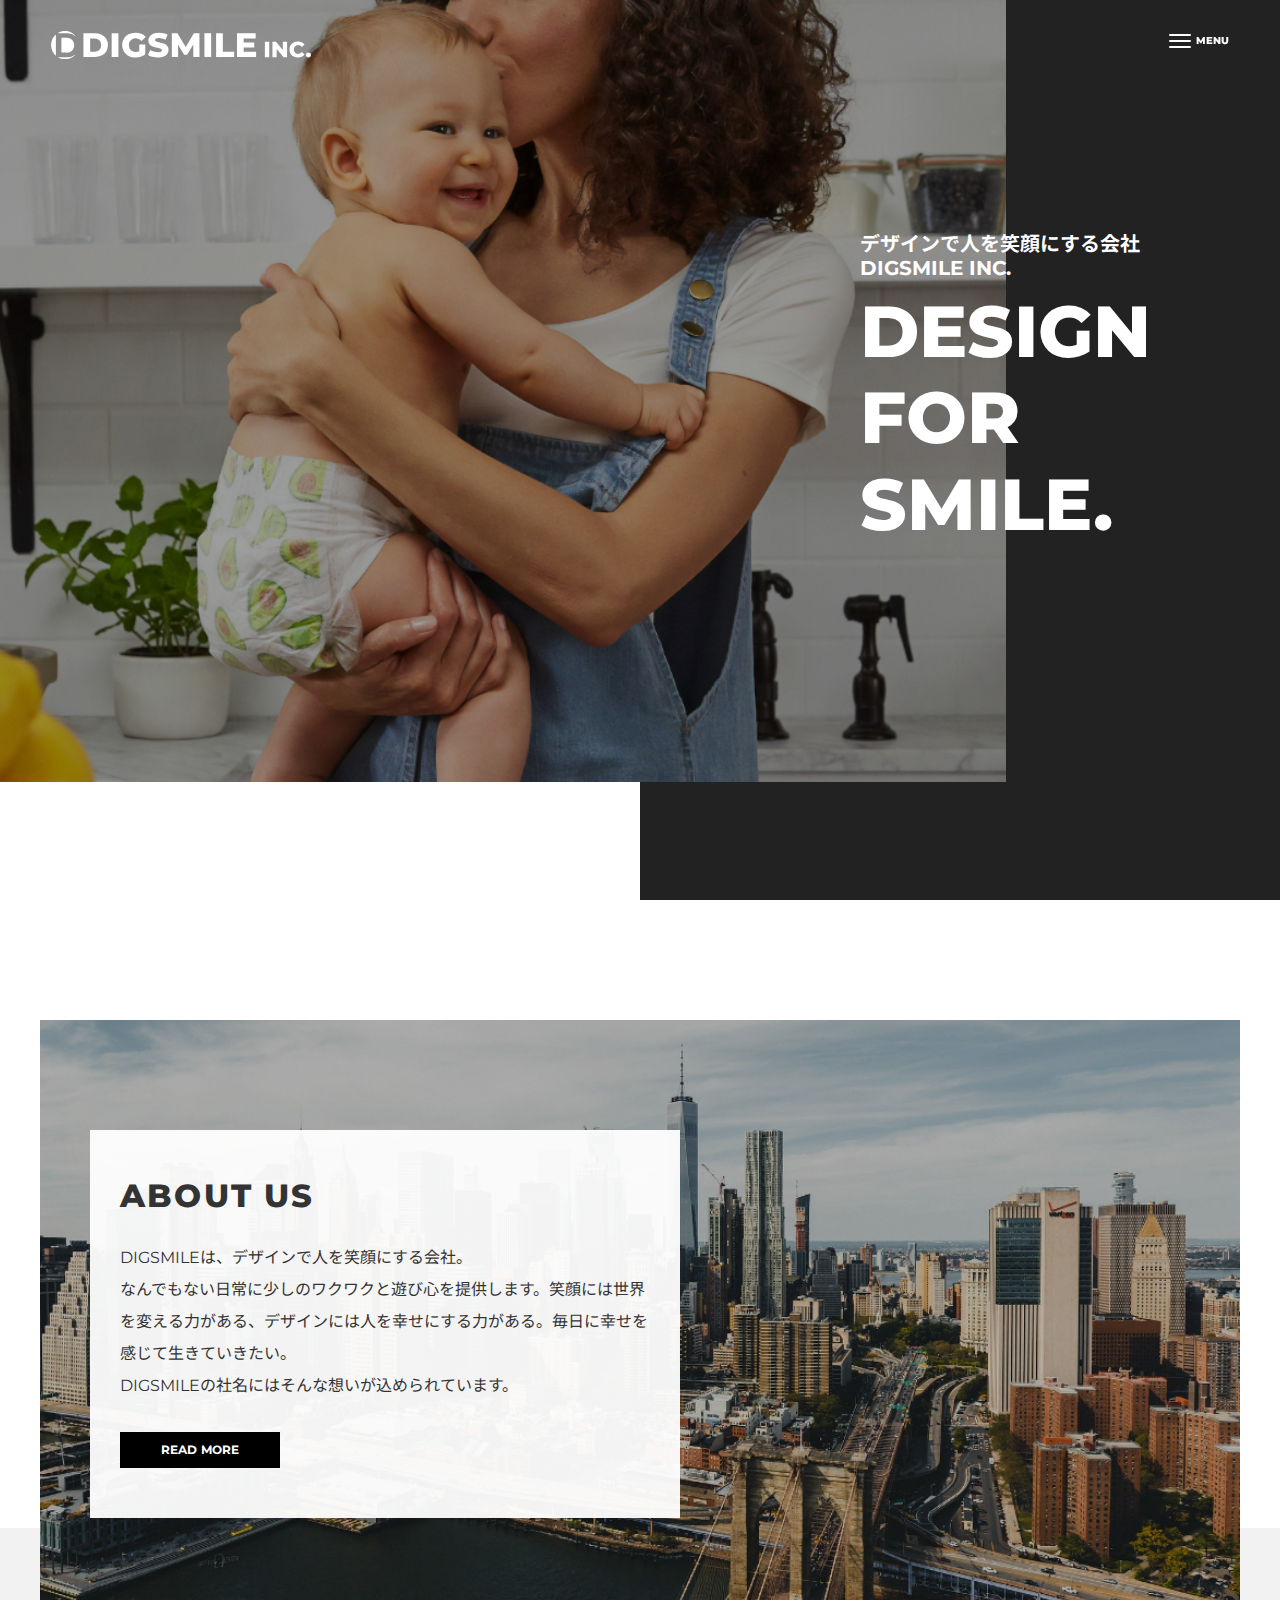
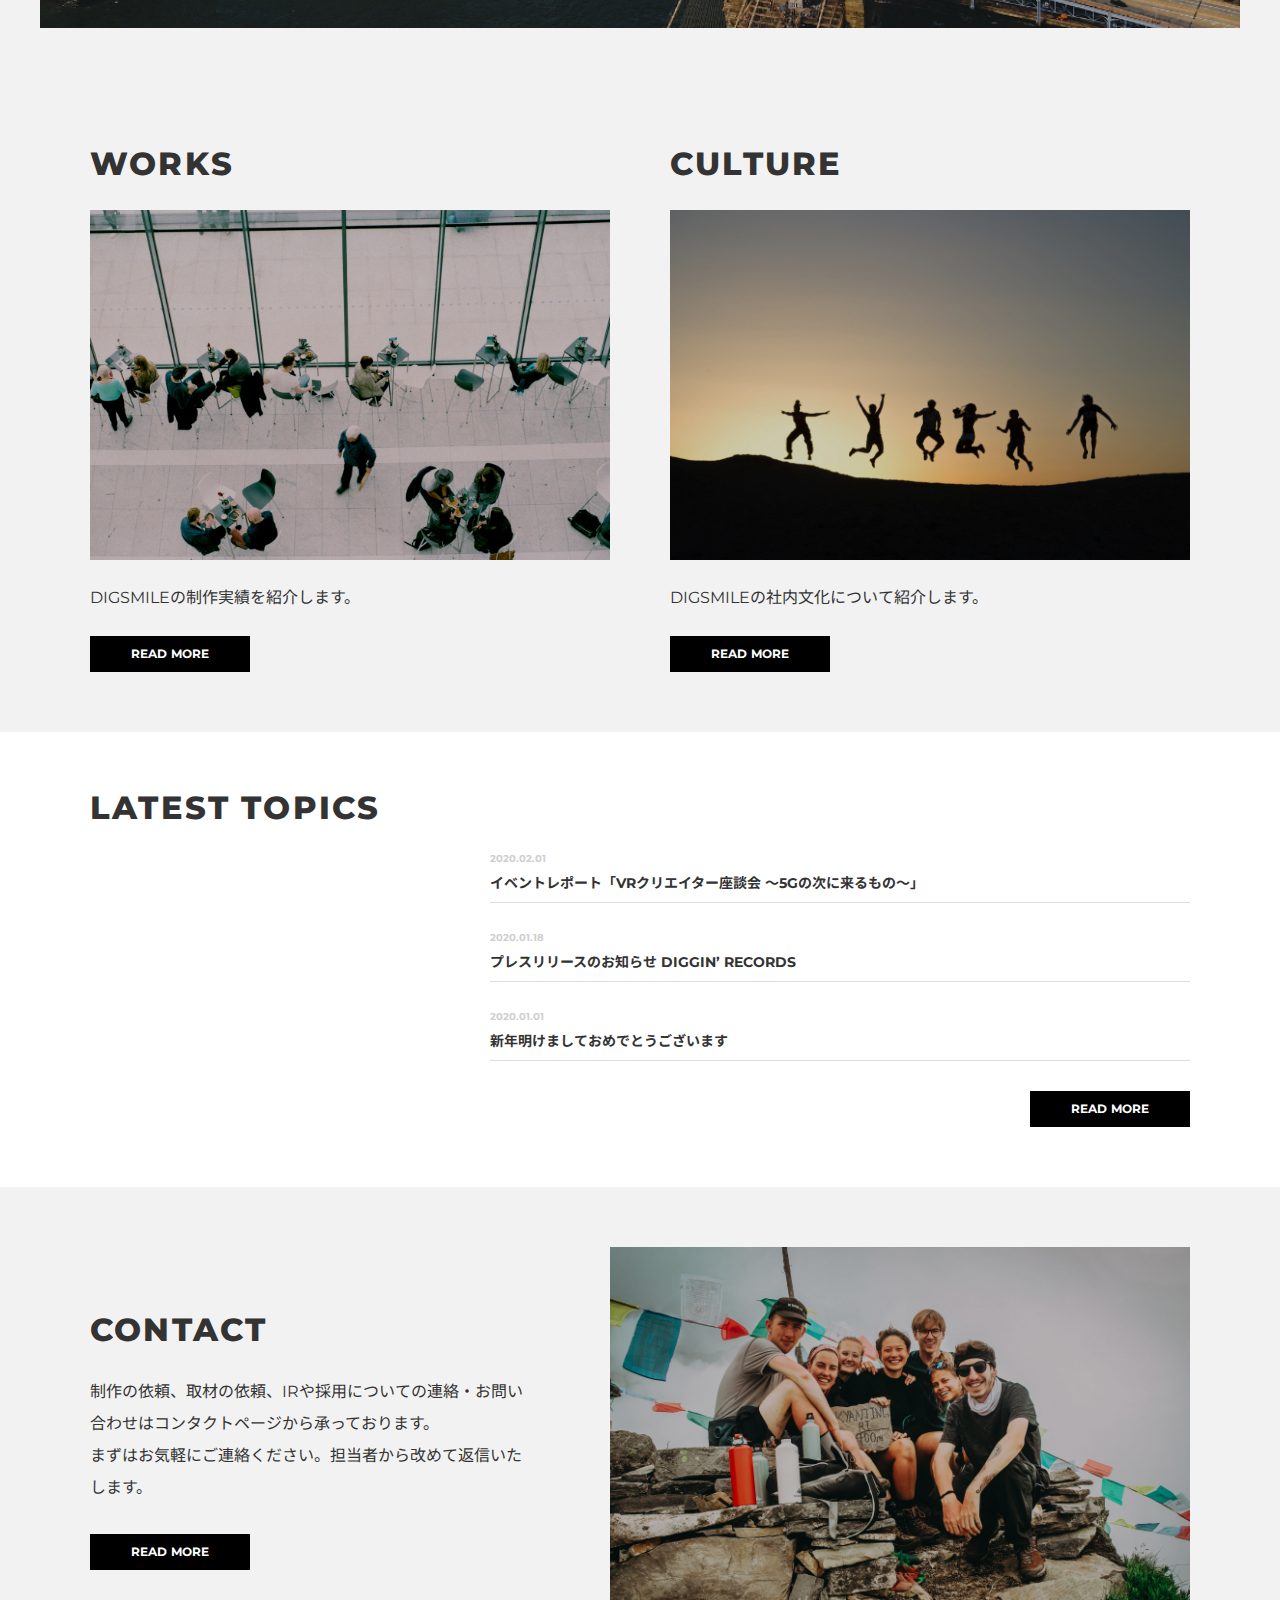
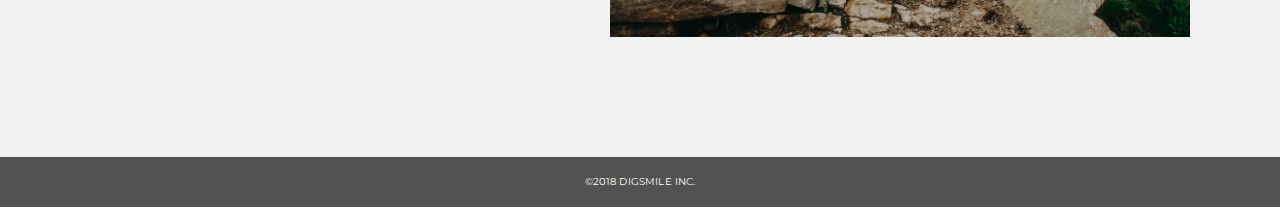
<file: index.html>
<!DOCTYPE html>
<html lang="ja">
<head>
    <meta charset="UTF-8">
    <meta http-equiv="X-UA-Compatible" content="IE=edge">
    <meta name="viewport" content="width=device-width, initial-scale=1.0">
    <title>DIGSMILE | デザインで人を笑顔にする会社</title>
    <link rel="stylesheet" href="./css/reset.css">
    <link href="https://fonts.googleapis.com/css2?family=Montserrat:wght@400;700;800&family=Noto+Sans+JP:wght@400;700&display=swap" rel="stylesheet">
    <link rel="stylesheet" href="./css/style.css">
</head>
<body>
    <!-- header -->
    <header class="header flex-box">
        <h1 class="site-title">
            <a href="./">
                <svg xmlns="http://www.w3.org/2000/svg" width="260" height="28.204" viewBox="0 0 260 28.204">
                    <g id="site-logo" transform="translate(-59 -29)">
                      <path id="前面オブジェクトで型抜き_1" data-name="前面オブジェクトで型抜き 1" d="M14,35.2A13.9,13.9,0,0,1,6.785,33.19h8.848a14.228,14.228,0,0,0,8.847-2.739A13.97,13.97,0,0,1,14,35.2ZM4.822,31.752h0a14.17,14.17,0,0,1,0-21.3Zm10.54-3.117H10.33V13.771h5.032a8.094,8.094,0,0,1,5.682,1.994,7.233,7.233,0,0,1,2.138,5.439,7.234,7.234,0,0,1-2.138,5.439,8.093,8.093,0,0,1-5.682,1.99ZM25.007,12.39a13.9,13.9,0,0,0-9.373-3.174H6.463a13.932,13.932,0,0,1,13.76-.749,14.157,14.157,0,0,1,4.785,3.922Z" transform="translate(59 22)" fill="#fff"/>
                      <path id="DIGSMILE" d="M2.38-23.8H13.634a15.731,15.731,0,0,1,6.936,1.465,11.018,11.018,0,0,1,4.692,4.155,11.723,11.723,0,0,1,1.666,6.3,11.723,11.723,0,0,1-1.666,6.3A11.018,11.018,0,0,1,20.57-1.423,15.731,15.731,0,0,1,13.634.042H2.38ZM13.362-5.34a6.893,6.893,0,0,0,4.913-1.737,6.262,6.262,0,0,0,1.853-4.8,6.262,6.262,0,0,0-1.853-4.8,6.893,6.893,0,0,0-4.913-1.737H9.112V-5.34ZM30.634-23.8h6.732V.042H30.634ZM58.276-12.39h5.95v9.877A15.5,15.5,0,0,1,59.534-.265a18.642,18.642,0,0,1-5.3.783A14.166,14.166,0,0,1,47.5-1.065a11.8,11.8,0,0,1-4.692-4.411,12.18,12.18,0,0,1-1.7-6.4,12.18,12.18,0,0,1,1.7-6.4,11.747,11.747,0,0,1,4.726-4.411,14.514,14.514,0,0,1,6.834-1.584,15.2,15.2,0,0,1,5.984,1.124,11.536,11.536,0,0,1,4.42,3.236l-4.284,3.883a7.546,7.546,0,0,0-5.78-2.657,6.693,6.693,0,0,0-4.93,1.856,6.67,6.67,0,0,0-1.87,4.955,7.208,7.208,0,0,0,.85,3.525,6.1,6.1,0,0,0,2.38,2.418,6.969,6.969,0,0,0,3.5.868,8.588,8.588,0,0,0,3.638-.783ZM77.044.519A21.967,21.967,0,0,1,71.434-.2,13.786,13.786,0,0,1,67.014-2.1l2.21-4.973a14.289,14.289,0,0,0,3.706,1.7,14.086,14.086,0,0,0,4.148.647q3.876,0,3.876-1.941a1.607,1.607,0,0,0-1.105-1.516A20.3,20.3,0,0,0,76.3-9.222a33.866,33.866,0,0,1-4.488-1.243,7.554,7.554,0,0,1-3.094-2.129,5.758,5.758,0,0,1-1.292-3.951,6.848,6.848,0,0,1,1.19-3.934,7.965,7.965,0,0,1,3.553-2.776,14.6,14.6,0,0,1,5.8-1.022,20.415,20.415,0,0,1,4.624.528A14.146,14.146,0,0,1,86.6-22.2l-2.074,5.007a13.837,13.837,0,0,0-6.6-1.839,5.522,5.522,0,0,0-2.924.6,1.787,1.787,0,0,0-.918,1.55,1.536,1.536,0,0,0,1.088,1.43,19.646,19.646,0,0,0,3.5.988,32.762,32.762,0,0,1,4.5,1.243,7.779,7.779,0,0,1,3.094,2.112,5.646,5.646,0,0,1,1.309,3.934A6.714,6.714,0,0,1,86.394-3.3,8.114,8.114,0,0,1,82.824-.52,14.418,14.418,0,0,1,77.044.519ZM112.336.042l-.068-12.636-6.12,10.286h-2.992L97.07-12.253V.042H90.848V-23.8H96.39l8.364,13.76,8.16-13.76h5.542L118.524.042ZM123.454-23.8h6.732V.042h-6.732Zm11.7,0h6.732V-5.305h11.356V.042H135.15Zm40.018,18.63V.042H156.06V-23.8h18.666v5.211h-12v4.019H173.3v5.041H162.724v4.359Z" transform="translate(89 55)" fill="#fff"/>
                      <path id="INC." d="M1.54-15.4H5.9V0H1.54Zm22.22,0V0H20.174l-6.8-8.206V0H9.108V-15.4h3.586l6.8,8.206V-15.4ZM34.628.308A9.114,9.114,0,0,1,30.283-.715a7.65,7.65,0,0,1-3.025-2.849,7.858,7.858,0,0,1-1.1-4.136,7.858,7.858,0,0,1,1.1-4.136,7.65,7.65,0,0,1,3.025-2.849,9.114,9.114,0,0,1,4.345-1.023,9.326,9.326,0,0,1,3.806.748A7.323,7.323,0,0,1,41.25-12.8L38.478-10.3a4.56,4.56,0,0,0-3.63-1.8,4.48,4.48,0,0,0-2.233.55A3.817,3.817,0,0,0,31.1-10a4.773,4.773,0,0,0-.539,2.3A4.773,4.773,0,0,0,31.1-5.4,3.817,3.817,0,0,0,32.615-3.85a4.48,4.48,0,0,0,2.233.55,4.56,4.56,0,0,0,3.63-1.8L41.25-2.6A7.323,7.323,0,0,1,38.434-.44,9.326,9.326,0,0,1,34.628.308ZM45.1.2a2.462,2.462,0,0,1-1.782-.7,2.377,2.377,0,0,1-.726-1.782,2.35,2.35,0,0,1,.715-1.782A2.5,2.5,0,0,1,45.1-4.752a2.485,2.485,0,0,1,1.8.682,2.369,2.369,0,0,1,.7,1.782,2.4,2.4,0,0,1-.715,1.782A2.452,2.452,0,0,1,45.1.2Z" transform="translate(271.392 55.205)" fill="#fff"/>
                    </g>
                </svg>  
            </a>
        </h1>
        <nav class="header-nav">
            <ul class="nav-list">
                <li class="nav-item"><a href="./" class="nav-item-link"><img src="./img/header-title-D.svg" alt="DIGSMILE ING"></a></li>
                <li class="nav-item"><a href="./about/" class="nav-item-link">About us</a></li>
                <li class="nav-item"><a href="#!" class="nav-item-link">Works</a></li>
                <li class="nav-item"><a href="#!" class="nav-item-link">Culture</a></li>
                <li class="nav-item"><a href="#!" class="nav-item-link">Topics</a></li>
                <li class="nav-item"><a href="./contact/" class="nav-item-link">Contact</a></li>
            </ul>
        </nav>
        <button class="burger-btn">
            <span class="bars">
                <span class="bar bar-top"></span>
                <span class="bar bar-mid"></span>
                <span class="bar bar-bottom"></span>
            </span>
            <span class="menu">menu</span>
        </button>
        <span class="burger-musk"></span>
    </header>
    <!--//header -->

    <!-- main -->
    <main class="main">
        <div class="fv">
            <div class="kv-wrapper">
                <div class="copy-wrapper">
                    <p class="copy-jp">デザインで人を笑顔にする会社</p>
                    <p class="copy-company">DIGSMILE INC.</p>
                    <p class="main-copy">
                        DESIGN<br>
                        FOR<br>
                        SMILE.
                    </p>
                </div>
            </div>
        </div>
        <!-- /.fv -->

        <section class="section-wrapper about">
            <div class="content-wrapper about-bg">
                <div class="about-content">
                    <h2 class="section-title">ABOUT US</h2>
                    <p class="section-text lines">
                        DIGSMILEは、デザインで人を笑顔にする会社。<br>
                        なんでもない日常に少しのワクワクと遊び心を提供します。笑顔には世界を変える力がある、デザインには人を幸せにする力がある。毎日に幸せを感じて生きていきたい。<br>
                        DIGSMILEの社名にはそんな想いが込められています。
                    </p>
                    <a href="./about/" class="util-link">READ MORE</a>
                </div>
            </div>
        </section>
        <!-- /.about -->

        <section class="section-wrapper gray-bg">
            <div class="content-wrapper flex-box">
                <section class="s-section-wrapper">
                    <div class="s-content-wrapper">
                        <h2 class="section-title">WORKS</h2>
                        <div class="section-img"><img src="./img/works-img.jpg" alt=""></div>
                        <div class="section-text">DIGSMILEの制作実績を紹介します。</div>
                        <a href="#!" class="util-link">READ MORE</a>
                    </div>
                </section>
                <!-- /.works -->
                <section class="s-section-wrapper">
                    <div class="s-content-wrapper">
                        <h2 class="section-title">CULTURE</h2>
                        <div class="section-img"><img src="./img/culture-img.jpg" alt=""></div>
                        <div class="section-text">DIGSMILEの社内文化について紹介します。</div>
                        <a href="#!" class="util-link">READ MORE</a>
                    </div>
                </section>
                <!-- /.culture -->
            </div>
        </section>
        <!-- /.works & culture -->

        <section class="section-wrapper topics">
            <div class="content-wrapper">
                <h2 class="section-title">LATEST TOPICS</h2>
                <ul class="topics-list ml-auto">
                    <li class="topics-item">
                        <a href="#!" class="topics-item-link">
                            <time class="topics-date" datetime="2020.02.01">2020.02.01</time>
                            <h3 class="topics-title">イベントレポート「VRクリエイター座談会 〜5Gの次に来るもの〜」</h3>
                        </a>
                    </li>
                    <li class="topics-item">
                        <a href="#!" class="topics-item-link">
                            <time class="topics-date" datetime="2020.01.18">2020.01.18</time>
                            <h3 class="topics-title">プレスリリースのお知らせ DIGGIN’ RECORDS</h3>
                        </a>
                    </li>
                    <li class="topics-item">
                        <a href="#!" class="topics-item-link">
                            <time class="topics-date" datetime="2020.01.01">2020.01.01</time>
                            <h3 class="topics-title">新年明けましておめでとうございます</h3>
                        </a>
                    </li>
                </ul>
                <a href="#!" class="util-link ml-auto">READ MORE</a>
            </div>
        </section>
        <!-- /.topics -->

        <section class="section-wrapper contact gray-bg">
            <div class="content-wrapper flex-box contact-flex">
                <div class="contact-img"><img src="./img/recruit-img.jpg" alt=""></div>
                <div class="contact-content">
                    <h2 class="section-title">CONTACT</h2>
                    <p class="contact-text lines">
                        制作の依頼、取材の依頼、IRや採用についての連絡・お問い合わせはコンタクトページから承っております。<br>
                        まずはお気軽にご連絡ください。担当者から改めて返信いたします。
                    </p>
                    <a href="./contact/" class="util-link">READ MORE</a>
                </div>
            </div>
        </section>
        <!-- /.contact -->

    </main>
    <!--//main -->

    <!-- footer -->
    <footer class="footer">
        <small lang="en">&copy;2018 DIGSMILE INC.</small>
    </footer>
    <!--//footer -->

    <script src="https://ajax.googleapis.com/ajax/libs/jquery/3.6.0/jquery.min.js"></script>
    <script src="./js/script.js"></script>
</body>
</html>
</file>
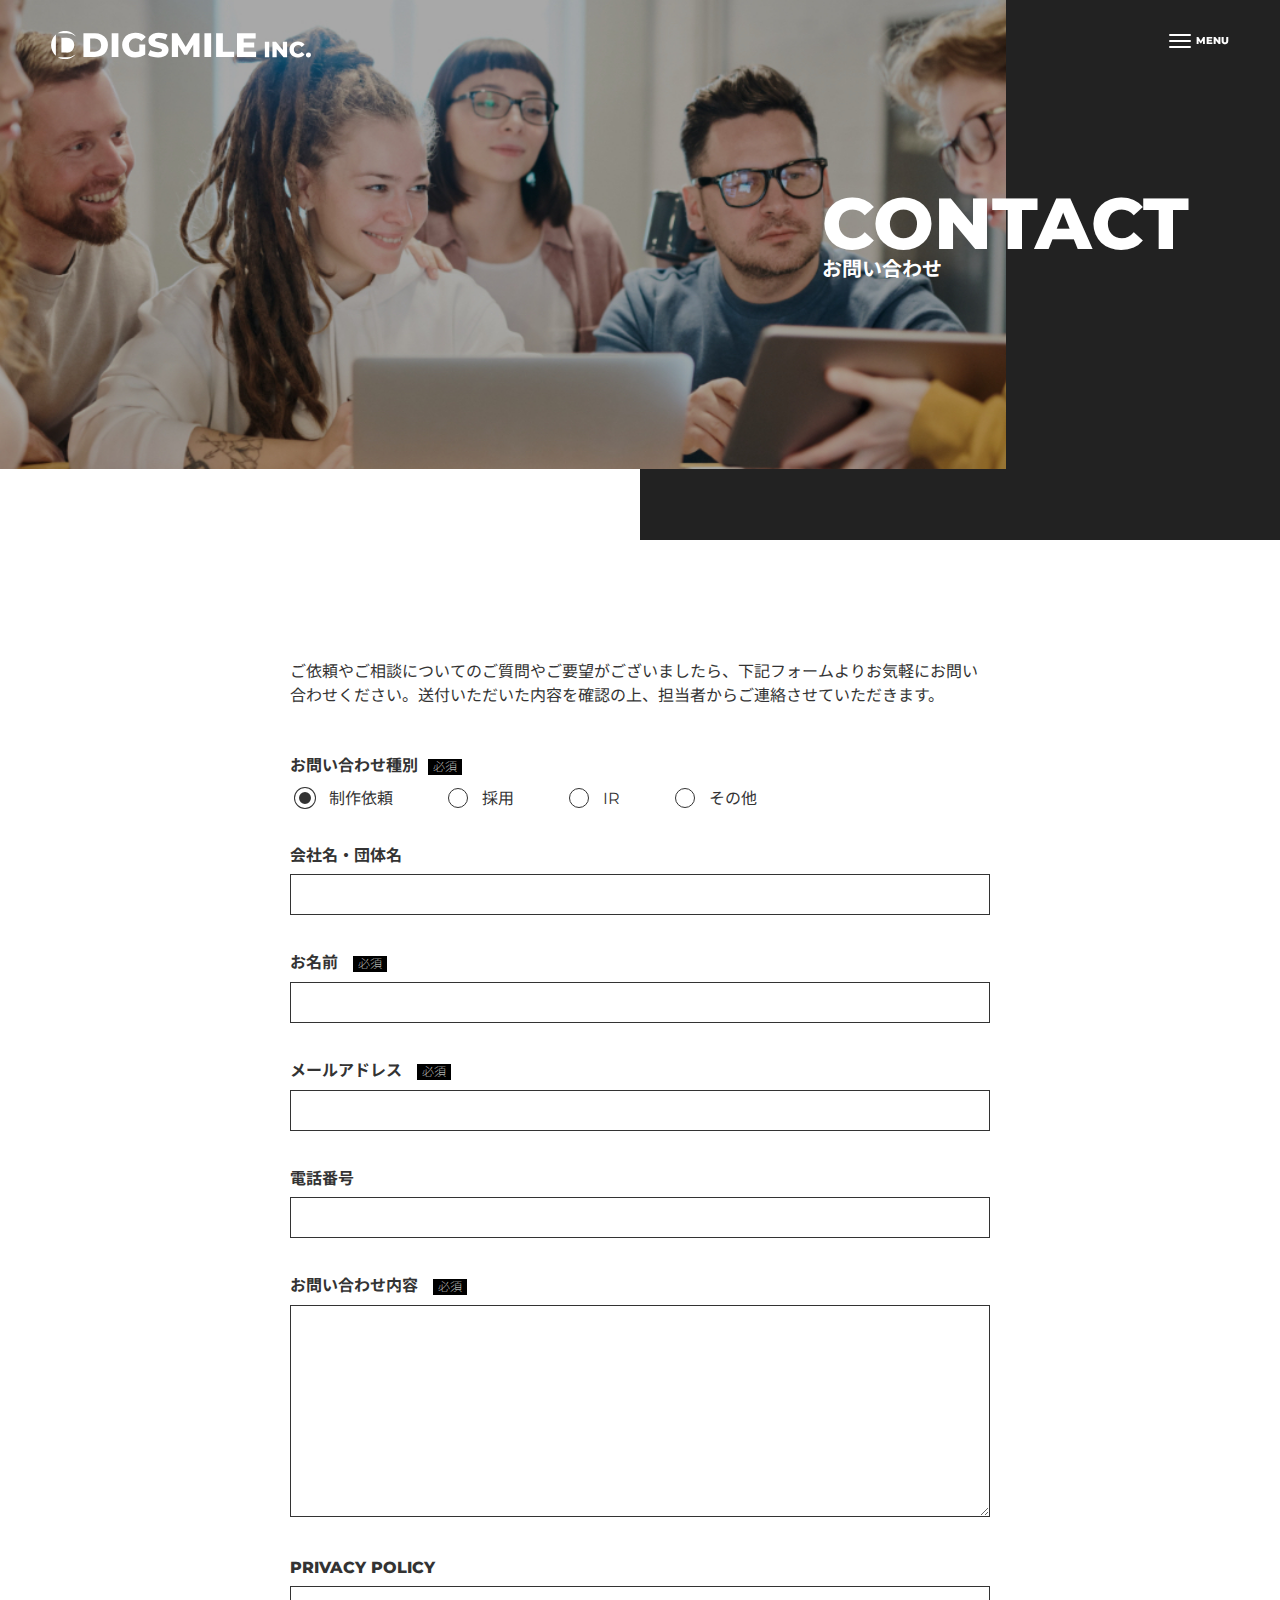
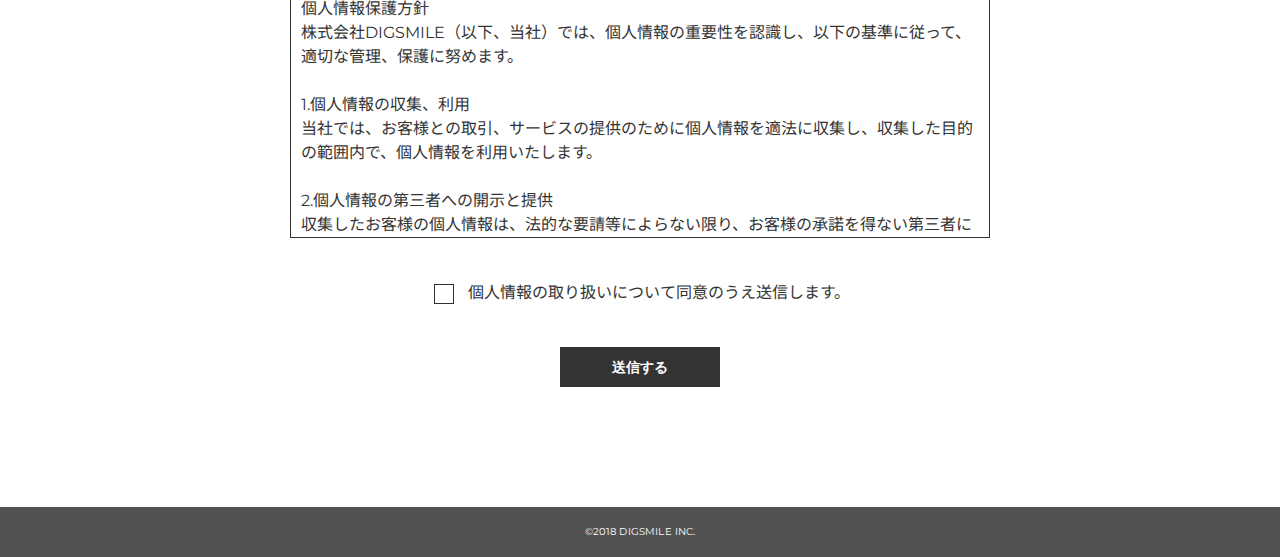
<file: contact/index.html>
<!DOCTYPE html>
<html lang="ja">
<head>
    <meta charset="UTF-8">
    <meta http-equiv="X-UA-Compatible" content="IE=edge">
    <meta name="viewport" content="width=device-width, initial-scale=1.0">
    <title>DIGSMILE Contact | デザインで人を笑顔にする会社</title>
    <link rel="stylesheet" href="../css/reset.css">
    <link href="https://fonts.googleapis.com/css2?family=Montserrat:wght@400;700;800&family=Noto+Sans+JP:wght@400;700&display=swap" rel="stylesheet">
    <link rel="stylesheet" href="../css/contact.css">
</head>
<body>
    <!-- header -->
    <header class="header flex-box">
        <div class="site-title">
            <a href="../">
                <svg xmlns="http://www.w3.org/2000/svg" width="260" height="28.204" viewBox="0 0 260 28.204">
                    <g id="site-logo" transform="translate(-59 -29)">
                      <path id="前面オブジェクトで型抜き_1" data-name="前面オブジェクトで型抜き 1" d="M14,35.2A13.9,13.9,0,0,1,6.785,33.19h8.848a14.228,14.228,0,0,0,8.847-2.739A13.97,13.97,0,0,1,14,35.2ZM4.822,31.752h0a14.17,14.17,0,0,1,0-21.3Zm10.54-3.117H10.33V13.771h5.032a8.094,8.094,0,0,1,5.682,1.994,7.233,7.233,0,0,1,2.138,5.439,7.234,7.234,0,0,1-2.138,5.439,8.093,8.093,0,0,1-5.682,1.99ZM25.007,12.39a13.9,13.9,0,0,0-9.373-3.174H6.463a13.932,13.932,0,0,1,13.76-.749,14.157,14.157,0,0,1,4.785,3.922Z" transform="translate(59 22)" fill="#fff"/>
                      <path id="DIGSMILE" d="M2.38-23.8H13.634a15.731,15.731,0,0,1,6.936,1.465,11.018,11.018,0,0,1,4.692,4.155,11.723,11.723,0,0,1,1.666,6.3,11.723,11.723,0,0,1-1.666,6.3A11.018,11.018,0,0,1,20.57-1.423,15.731,15.731,0,0,1,13.634.042H2.38ZM13.362-5.34a6.893,6.893,0,0,0,4.913-1.737,6.262,6.262,0,0,0,1.853-4.8,6.262,6.262,0,0,0-1.853-4.8,6.893,6.893,0,0,0-4.913-1.737H9.112V-5.34ZM30.634-23.8h6.732V.042H30.634ZM58.276-12.39h5.95v9.877A15.5,15.5,0,0,1,59.534-.265a18.642,18.642,0,0,1-5.3.783A14.166,14.166,0,0,1,47.5-1.065a11.8,11.8,0,0,1-4.692-4.411,12.18,12.18,0,0,1-1.7-6.4,12.18,12.18,0,0,1,1.7-6.4,11.747,11.747,0,0,1,4.726-4.411,14.514,14.514,0,0,1,6.834-1.584,15.2,15.2,0,0,1,5.984,1.124,11.536,11.536,0,0,1,4.42,3.236l-4.284,3.883a7.546,7.546,0,0,0-5.78-2.657,6.693,6.693,0,0,0-4.93,1.856,6.67,6.67,0,0,0-1.87,4.955,7.208,7.208,0,0,0,.85,3.525,6.1,6.1,0,0,0,2.38,2.418,6.969,6.969,0,0,0,3.5.868,8.588,8.588,0,0,0,3.638-.783ZM77.044.519A21.967,21.967,0,0,1,71.434-.2,13.786,13.786,0,0,1,67.014-2.1l2.21-4.973a14.289,14.289,0,0,0,3.706,1.7,14.086,14.086,0,0,0,4.148.647q3.876,0,3.876-1.941a1.607,1.607,0,0,0-1.105-1.516A20.3,20.3,0,0,0,76.3-9.222a33.866,33.866,0,0,1-4.488-1.243,7.554,7.554,0,0,1-3.094-2.129,5.758,5.758,0,0,1-1.292-3.951,6.848,6.848,0,0,1,1.19-3.934,7.965,7.965,0,0,1,3.553-2.776,14.6,14.6,0,0,1,5.8-1.022,20.415,20.415,0,0,1,4.624.528A14.146,14.146,0,0,1,86.6-22.2l-2.074,5.007a13.837,13.837,0,0,0-6.6-1.839,5.522,5.522,0,0,0-2.924.6,1.787,1.787,0,0,0-.918,1.55,1.536,1.536,0,0,0,1.088,1.43,19.646,19.646,0,0,0,3.5.988,32.762,32.762,0,0,1,4.5,1.243,7.779,7.779,0,0,1,3.094,2.112,5.646,5.646,0,0,1,1.309,3.934A6.714,6.714,0,0,1,86.394-3.3,8.114,8.114,0,0,1,82.824-.52,14.418,14.418,0,0,1,77.044.519ZM112.336.042l-.068-12.636-6.12,10.286h-2.992L97.07-12.253V.042H90.848V-23.8H96.39l8.364,13.76,8.16-13.76h5.542L118.524.042ZM123.454-23.8h6.732V.042h-6.732Zm11.7,0h6.732V-5.305h11.356V.042H135.15Zm40.018,18.63V.042H156.06V-23.8h18.666v5.211h-12v4.019H173.3v5.041H162.724v4.359Z" transform="translate(89 55)" fill="#fff"/>
                      <path id="INC." d="M1.54-15.4H5.9V0H1.54Zm22.22,0V0H20.174l-6.8-8.206V0H9.108V-15.4h3.586l6.8,8.206V-15.4ZM34.628.308A9.114,9.114,0,0,1,30.283-.715a7.65,7.65,0,0,1-3.025-2.849,7.858,7.858,0,0,1-1.1-4.136,7.858,7.858,0,0,1,1.1-4.136,7.65,7.65,0,0,1,3.025-2.849,9.114,9.114,0,0,1,4.345-1.023,9.326,9.326,0,0,1,3.806.748A7.323,7.323,0,0,1,41.25-12.8L38.478-10.3a4.56,4.56,0,0,0-3.63-1.8,4.48,4.48,0,0,0-2.233.55A3.817,3.817,0,0,0,31.1-10a4.773,4.773,0,0,0-.539,2.3A4.773,4.773,0,0,0,31.1-5.4,3.817,3.817,0,0,0,32.615-3.85a4.48,4.48,0,0,0,2.233.55,4.56,4.56,0,0,0,3.63-1.8L41.25-2.6A7.323,7.323,0,0,1,38.434-.44,9.326,9.326,0,0,1,34.628.308ZM45.1.2a2.462,2.462,0,0,1-1.782-.7,2.377,2.377,0,0,1-.726-1.782,2.35,2.35,0,0,1,.715-1.782A2.5,2.5,0,0,1,45.1-4.752a2.485,2.485,0,0,1,1.8.682,2.369,2.369,0,0,1,.7,1.782,2.4,2.4,0,0,1-.715,1.782A2.452,2.452,0,0,1,45.1.2Z" transform="translate(271.392 55.205)" fill="#fff"/>
                    </g>
                </svg>  
            </a>
        </div>
        <nav class="header-nav">
            <ul class="nav-list">
                <li class="nav-item"><a href="../" class="nav-item-link"><img src="../img/header-title-D.svg" alt="DIGSMILE ING"></a></li>
                <li class="nav-item"><a href="../about/" class="nav-item-link">About us</a></li>
                <li class="nav-item"><a href="#!" class="nav-item-link">Works</a></li>
                <li class="nav-item"><a href="#!" class="nav-item-link">Culture</a></li>
                <li class="nav-item"><a href="#!" class="nav-item-link">Topics</a></li>
                <li class="nav-item"><a href="./" class="nav-item-link">Contact</a></li>
            </ul>
        </nav>
        <button class="burger-btn">
            <span class="bars">
                <span class="bar bar-top"></span>
                <span class="bar bar-mid"></span>
                <span class="bar bar-bottom"></span>
            </span>
            <span class="menu">menu</span>
        </button>
        <span class="burger-musk"></span>
    </header>
    <!--//header -->

    <!-- main -->
    <main class="main">
        <div class="fv">
            <div class="kv-wrapper">
                <div class="copy-wrapper">
                    <h1 class="page-title">CONTACT</h1>
                    <p class="page-detail">お問い合わせ</p>
                </div>
            </div>
        </div>
        <!-- /.fv -->

        <div class="contact-wrapper">
            <div class="contact-inner">
                <p class="contact-lead">ご依頼やご相談についてのご質問やご要望がございましたら、下記フォームよりお気軽にお問い合わせください。送付いただいた内容を確認の上、担当者からご連絡させていただきます。</p>
                <form action="" class="contact-form">
                    <ul class="form-list">
                        <li class="form-item">
                            <div class="form-item-title">
                                お問い合わせ種別<span class="required">必須</span>
                            </div>
                            <ul class="inquiry-type-list">
                                <li class="inquiry-type-item">
                                    <input type="radio" class="radio-btn" name="inquiry-type" id="request" checked>
                                    <label for="request">制作依頼</label>
                                </li>
                                <li class="inquiry-type-item">
                                    <input type="radio" class="radio-btn" name="inquiry-type" id="recruit">
                                    <label for="recruit">採用</label>
                                </li>
                                <li class="inquiry-type-item">
                                    <input type="radio" class="radio-btn" name="inquiry-type" id="ir">
                                    <label for="ir">IR</label>
                                </li>
                                <li class="inquiry-type-item">
                                    <input type="radio" class="radio-btn" name="inquiry-type" id="other">
                                    <label for="other">その他</label>
                                </li>
                            </ul>
                        </li>
                        <li class="form-item">
                            <div class="form-item-title">
                                <label for="company-name">会社名・団体名</label>
                            </div>
                            <input type="text" class="text-box" id="company-name">
                        </li>
                        <li class="form-item">
                            <div class="form-item-title">
                                <label for="name">お名前</label>
                                <span class="required">必須</span>
                            </div>
                            <input type="text" class="text-box" id="name">
                        </li>
                        <li class="form-item">
                            <div class="form-item-title">
                                <label for="email">メールアドレス</label>
                                <span class="required">必須</span>
                            </div>
                            <input type="text" class="text-box" id="email">
                        </li>
                        <li class="form-item">
                            <div class="form-item-title">
                                <label for="tel">電話番号</label>
                            </div>
                            <input type="text" class="text-box" id="tel">
                        </li>
                        <li class="form-item">
                            <div class="form-item-title">
                                <label for="detail">お問い合わせ内容</label>
                                <span class="required">必須</span>
                            </div>
                            <textarea name="" id="detail"></textarea>
                        </li>
                    </ul>
                    <p class="privacy-policy-title">PRIVACY POLICY</p>
                    <div class="privacy-policy-wrapper">
                        <p class="privacy-policy-detail">
                            個人情報保護方針<br>
                            株式会社DIGSMILE（以下、当社）では、個人情報の重要性を認識し、以下の基準に従って、適切な管理、保護に努めます。<br><br>

                            1.個人情報の収集、利用<br>
                            当社では、お客様との取引、サービスの提供のために個人情報を適法に収集し、収集した目的の範囲内で、個人情報を利用いたします。<br><br>

                            2.個人情報の第三者への開示と提供<br>
                            収集したお客様の個人情報は、法的な要請等によらない限り、お客様の承諾を得ない第三者に対して提供・開示はいたしません。<br>
                            業務の都合上、業務委託先に個人情報を提供する場合は、機密保持契約等によって業務委託先に個人情報保護を義務付けるとともに、業務委託先が適切に個人情報を取り扱うように管理いたします。<br><br>

                            3.個人情報の保護<br>
                            当社では、個人情報の紛失、破壊、改ざん、不正アクセス、および漏えい等を防止するため、適切な対策を行います。<br><br>

                            4.法令および関連規範の遵守<br>
                            当社は、個人情報の取り扱いに関して、個人情報保護法をはじめとする個人情報に関する法令および関連する規範を遵守します。<br><br>

                            5.個人情報の開示・訂正・削除<br>
                            当社では、個人情報の開示・訂正・削除等の依頼があった場合、情報提供者本人であることを確認の上、すみやかに対応いたします。<br><br>

                            法令や当社方針により、プライバシー・ポリシーを予告なく改訂することがあります。<br><br>

                            お問い合わせ窓口<br>
                            当社の個人情報の取扱いに関するお問い合わせは下記までご連絡お願いいたします。<br>
                            株式会社ファイアープレイス<br>
                            044-589-4333
                        </p>
                    </div>
                    <p class="confirm">
                        <input type="checkbox" class="checkbox" id="check">
                        <label for="check">個人情報の取り扱いについて同意のうえ送信します。</label>
                    </p>
                    <div class="btn-wrapper">
                        <input type="submit" value="送信する" class="submit-btn">
                    </div>
                </form>
            </div>
        </div>


    </main>
    <!--//main -->

    <!-- footer -->
    <footer class="footer">
        <small lang="en">&copy;2018 DIGSMILE INC.</small>
    </footer>
    <!--//footer -->

    <script src="https://ajax.googleapis.com/ajax/libs/jquery/3.6.0/jquery.min.js"></script>
    <script src="../js/script.js"></script>
</body>
</html>
</file>
<file: css/style.css>
@charset "UTF-8";
/*==================================================================
# 設定
================================================================= */
/* 色
-------------------------------------------------------------*/
/* レイアウト値
-------------------------------------------------------------*/
/* 階層
-------------------------------------------------------------*/
/* ブレークポイント
-------------------------------------------------------------*/
/* メディアクエリー
-------------------------------------------------------------*/
/*==================================================================
# 初期化
================================================================= */
*,
*::before,
*::after {
  -webkit-box-sizing: border-box;
          box-sizing: border-box;
}

html,
body {
  margin: 0;
  padding: 0;
}

html {
  font-size: 62.5%;
}

body {
  font-family: 'Montserrat', 'Noto Sans JP', sans-serif;
  font-size: 1.6rem;
  color: #333;
  -webkit-font-smoothing: antialiased;
  -moz-osx-font-smoothing: grayscale;
  overflow-x: hidden;
  overflow-wrap: break-word;
}

img, svg {
  width: 100%;
  vertical-align: bottom;
  height: auto;
  border: none;
}

a {
  text-decoration: none;
  display: inline-block;
}

a:hover {
  opacity: 0.7;
  -webkit-transition: .3s;
  transition: .3s;
}

button {
  background-color: transparent;
  border: none;
  cursor: pointer;
  outline: none;
  padding: 0;
  -webkit-appearance: none;
     -moz-appearance: none;
          appearance: none;
}

/*==================================================================
#  補完クラス
================================================================= */
/* PCだけ非表示
-------------------------------------------------------------*/
@media screen and (min-width: 768px) {
  .hidden-pc {
    display: none;
  }
}

/*タブレットだけ非表示 
-------------------------------------------------------------*/
@media screen and (min-width: 768px) {
  .hidden-md {
    display: none;
  }
}

/*スマホだけ非表示 
-------------------------------------------------------------*/
@media screen and (max-width: 767px) {
  .hidden-sm {
    display: none;
  }
}

/* 共通クラス
-------------------------------------------------------------*/
.section-wrapper {
  padding: 60px 0;
}

@media screen and (max-width: 767px) {
  .section-wrapper {
    padding: 40px 0;
  }
}

.section-wrapper:first-of-type {
  position: relative;
  padding-top: 120px;
}

@media screen and (max-width: 767px) {
  .section-wrapper:first-of-type {
    padding-top: 78px;
  }
}

.section-wrapper:first-of-type::after {
  content: '';
  width: 100vw;
  height: 160px;
  display: block;
  background-color: #f2f2f2;
  position: absolute;
  bottom: 0;
  z-index: -1;
}

.section-wrapper:last-of-type {
  padding-bottom: 120px;
}

@media screen and (max-width: 767px) {
  .section-wrapper:last-of-type {
    padding-bottom: 40px;
  }
}

.section-title {
  font-size: 3.2rem;
  font-weight: 800;
  letter-spacing: .068em;
  margin-bottom: 30px;
}

@media screen and (max-width: 767px) {
  .section-title {
    font-size: 2.8rem;
  }
}

.content-wrapper {
  max-width: 1100px;
  margin: 0 auto;
  padding: 0 4vw;
  -webkit-box-sizing: content-box;
          box-sizing: content-box;
}

@media screen and (min-width: 768px) {
  .flex-box {
    display: -webkit-box;
    display: -ms-flexbox;
    display: flex;
    -webkit-box-pack: justify;
        -ms-flex-pack: justify;
            justify-content: space-between;
    -webkit-box-align: center;
        -ms-flex-align: center;
            align-items: center;
  }
}

.gray-bg {
  background-color: #F2F2F2;
}

.util-link {
  display: block;
  background-color: #000;
  color: #fff;
  font-size: 1.2rem;
  font-weight: 700;
  letter-spacing: .015em;
  width: 160px;
  height: 36px;
  line-height: 36px;
  text-align: center;
  margin-top: 30px;
}

@media screen and (max-width: 767px) {
  .util-link {
    font-size: 1.1rem;
  }
}

.lines {
  line-height: 2;
}

.ml-auto {
  margin-left: auto;
}

@media screen and (max-width: 767px) {
  .ml-auto {
    margin-left: 0;
  }
}

/*==================================================================
# header
================================================================= */
.header {
  background-color: brown;
}

.site-title {
  width: 260px;
  position: fixed;
  top: 31px;
  left: 4vw;
  z-index: 1;
}

.site-title.black svg path {
  fill: #333;
  -webkit-transition: fill .3s;
  transition: fill .3s;
}

@media screen and (max-width: 767px) {
  .site-title {
    top: 20px;
    width: 190px;
  }
}

.header-nav {
  font-size: 2rem;
  font-weight: 800;
  position: fixed;
  top: 0;
  right: 0;
  height: 100vh;
  width: 36.1vw;
  text-align: center;
  padding: 120px 0 0;
  background: rgba(34, 34, 34, 0.95);
  z-index: 2;
  -webkit-transform: translateX(100%);
          transform: translateX(100%);
  opacity: 0;
  -webkit-transition: opacity .3s, -webkit-transform .3s;
  transition: opacity .3s, -webkit-transform .3s;
  transition: transform .3s, opacity .3s;
  transition: transform .3s, opacity .3s, -webkit-transform .3s;
}

.header-nav.open {
  -webkit-transform: translateX(0);
          transform: translateX(0);
  opacity: 1;
  -webkit-transition: opacity 0.3s, -webkit-transform 0.3s;
  transition: opacity 0.3s, -webkit-transform 0.3s;
  transition: transform 0.3s, opacity 0.3s;
  transition: transform 0.3s, opacity 0.3s, -webkit-transform 0.3s;
}

.nav-item {
  margin-bottom: 30px;
}

.nav-item:first-of-type {
  margin-bottom: 40px;
}

.nav-item:last-of-type {
  margin-bottom: 0;
}

.nav-item-link {
  color: #fff;
}

.burger-btn {
  display: -webkit-box;
  display: -ms-flexbox;
  display: flex;
  -webkit-box-align: center;
      -ms-flex-align: center;
          align-items: center;
  position: fixed;
  top: 36px;
  right: 4vw;
  z-index: 3;
}

@media screen and (max-width: 767px) {
  .burger-btn {
    top: 24px;
  }
}

.burger-btn.black .bar {
  background-color: #333;
  -webkit-transition: background-color .3s;
  transition: background-color .3s;
}

.burger-btn.black .menu {
  color: #333;
  -webkit-transition: color .3s;
  transition: color .3s;
}

.bar {
  display: block;
  width: 22px;
  height: 2px;
  background-color: #fff;
  border-radius: 1px;
}

.bar.cross.bar-top {
  -webkit-transform: rotate(30deg) translateY(2px);
          transform: rotate(30deg) translateY(2px);
  -webkit-transition: -webkit-transform .3s;
  transition: -webkit-transform .3s;
  transition: transform .3s;
  transition: transform .3s, -webkit-transform .3s;
}

.bar.cross.bar-mid {
  opacity: 0;
}

.bar.cross.bar-bottom {
  -webkit-transform: rotate(-30deg) translateY(-2px);
          transform: rotate(-30deg) translateY(-2px);
  -webkit-transition: -webkit-transform .3s;
  transition: -webkit-transform .3s;
  transition: transform .3s;
  transition: transform .3s, -webkit-transform .3s;
}

.bar-top {
  -webkit-transform: translateY(-4px);
          transform: translateY(-4px);
  -webkit-transition: -webkit-transform 0.3s;
  transition: -webkit-transform 0.3s;
  transition: transform 0.3s;
  transition: transform 0.3s, -webkit-transform 0.3s;
}

.bar-bottom {
  -webkit-transform: translateY(4px);
          transform: translateY(4px);
  -webkit-transition: -webkit-transform 0.3s;
  transition: -webkit-transform 0.3s;
  transition: transform 0.3s;
  transition: transform 0.3s, -webkit-transform 0.3s;
}

.menu {
  display: block;
  font-size: 1rem;
  text-transform: uppercase;
  color: #fff;
  font-weight: 800;
  margin-left: 5px;
}

body.noscroll {
  overflow: hidden;
}

.burger-musk {
  display: none;
  width: 100vw;
  height: 100vh;
  background-color: rgba(34, 34, 34, 0.6);
  position: fixed;
  top: 0;
  left: 0;
  z-index: 1;
}

/*==================================================================
# main
================================================================= */
/* first view
-------------------------------------------------------------*/
.fv {
  height: 100vh;
}

.fv::after {
  content: '';
  display: block;
  position: absolute;
  top: 0;
  right: 0;
  background-color: #222;
  height: 100vh;
  width: 50%;
  z-index: -1;
}

.kv-wrapper {
  background: url(../img/kv-img.jpg) no-repeat center center/cover;
  height: 86.86vh;
  width: 78.571%;
  position: relative;
}

.copy-wrapper {
  position: absolute;
  top: 50%;
  right: 0;
  -webkit-transform: translate(50%, -50%);
          transform: translate(50%, -50%);
  color: #fff;
}

@media screen and (max-width: 767px) {
  .copy-wrapper {
    -webkit-transform: translate(15%, -50%);
            transform: translate(15%, -50%);
  }
}

.copy-jp {
  font-size: 2rem;
  font-weight: 700;
  margin-bottom: 4px;
}

@media screen and (max-width: 767px) {
  .copy-jp {
    font-size: 1.6rem;
  }
}

.copy-company {
  font-size: 2rem;
  font-weight: 700;
  margin-bottom: 10px;
}

@media screen and (max-width: 767px) {
  .copy-company {
    font-size: 1.6rem;
  }
}

.main-copy {
  font-size: 7.2rem;
  font-weight: 800;
  text-transform: uppercase;
  line-height: 1.2;
}

@media screen and (max-width: 767px) {
  .main-copy {
    font-size: 5.6rem;
  }
}

/* about
-------------------------------------------------------------*/
.about-bg {
  background: url(../img/about-img.jpg) no-repeat center center/cover;
  padding: 110px 50px;
}

@media screen and (max-width: 767px) {
  .about-bg {
    padding: 50px 15px;
  }
}

.about-content {
  background-color: rgba(255, 255, 255, 0.95);
  width: 590px;
  max-width: 100%;
  padding: 50px 30px;
}

@media screen and (max-width: 767px) {
  .about-content {
    margin: 0 auto;
  }
}

/* l-section-wrapper(works & culture)
-------------------------------------------------------------*/
.s-section-wrapper {
  width: 47.2727%;
}

@media screen and (max-width: 767px) {
  .s-section-wrapper {
    width: 520px;
    max-width: 100%;
  }
  .s-section-wrapper + .s-section-wrapper {
    margin-top: 40px;
  }
}

.section-text {
  margin-top: 30px;
}

@media screen and (max-width: 767px) {
  .section-text {
    font-size: 1.4rem;
  }
}

/* topics
-------------------------------------------------------------*/
.topics-list {
  max-width: 700px;
}

.topics-item {
  border-bottom: 1px solid #DDD;
  padding-bottom: 11px;
  margin-bottom: 30px;
}

@media screen and (max-width: 767px) {
  .topics-item {
    padding-bottom: 8px;
    margin-bottom: 20px;
  }
}

.topics-date {
  display: block;
  font-size: 1rem;
  font-weight: 700;
  color: #CECECE;
  margin-bottom: 12px;
}

.topics-title {
  font-size: 1.4rem;
  font-weight: 700;
  color: #333;
}

@media screen and (max-width: 767px) {
  .topics-title {
    font-size: 1.2rem;
    letter-spacing: .068em;
  }
}

/* contact
-------------------------------------------------------------*/
@media screen and (min-width: 768px) {
  .contact-flex {
    -webkit-box-orient: horizontal;
    -webkit-box-direction: reverse;
        -ms-flex-direction: row-reverse;
            flex-direction: row-reverse;
  }
}

.contact-img {
  width: 52.7272%;
}

@media screen and (max-width: 767px) {
  .contact-img {
    width: 520px;
    max-width: 100%;
    margin-bottom: 30px;
  }
}

.contact-content {
  width: 40%;
}

@media screen and (max-width: 767px) {
  .contact-content {
    width: 510px;
    max-width: 100%;
  }
}

/*==================================================================
# footer
================================================================= */
.footer {
  background-color: #525252;
  line-height: 50px;
  font-size: 1rem;
  color: #fff;
  text-align: center;
  letter-spacing: .015em;
}
/*# sourceMappingURL=style.css.map */
</file>
<file: css/contact.css>
@charset "UTF-8";
/*==================================================================
# 設定
================================================================= */
/* 色
-------------------------------------------------------------*/
/* レイアウト値
-------------------------------------------------------------*/
/* 階層
-------------------------------------------------------------*/
/* ブレークポイント
-------------------------------------------------------------*/
/* メディアクエリー
-------------------------------------------------------------*/
/*==================================================================
# 初期化
================================================================= */
*,
*::before,
*::after {
  -webkit-box-sizing: border-box;
          box-sizing: border-box;
}

html,
body {
  margin: 0;
  padding: 0;
}

html {
  font-size: 62.5%;
}

body {
  font-family: 'Montserrat', 'Noto Sans JP', sans-serif;
  font-size: 1.6rem;
  color: #333;
  -webkit-font-smoothing: antialiased;
  -moz-osx-font-smoothing: grayscale;
  overflow-x: hidden;
  overflow-wrap: break-word;
}

@media screen and (max-width: 767px) {
  body {
    font-size: 1.4rem;
  }
}

img, svg {
  width: 100%;
  vertical-align: bottom;
  height: auto;
  border: none;
}

a {
  text-decoration: none;
  display: inline-block;
}

a:hover {
  opacity: 0.7;
  -webkit-transition: .3s;
  transition: .3s;
}

button {
  background-color: transparent;
  border: none;
  cursor: pointer;
  outline: none;
  padding: 0;
  -webkit-appearance: none;
     -moz-appearance: none;
          appearance: none;
}

/*==================================================================
#  補完クラス
================================================================= */
/* PCだけ非表示
-------------------------------------------------------------*/
@media screen and (min-width: 768px) {
  .hidden-pc {
    display: none;
  }
}

/*タブレットだけ非表示 
-------------------------------------------------------------*/
@media screen and (min-width: 768px) {
  .hidden-md {
    display: none;
  }
}

/*スマホだけ非表示 
-------------------------------------------------------------*/
@media screen and (max-width: 767px) {
  .hidden-sm {
    display: none;
  }
}

/* 共通クラス
-------------------------------------------------------------*/
.section-wrapper {
  padding-top: 120px;
}

@media screen and (max-width: 767px) {
  .section-wrapper {
    padding-top: 80px;
  }
}

.section-wrapper:last-of-type {
  padding-bottom: 120px;
}

@media screen and (max-width: 767px) {
  .section-wrapper:last-of-type {
    padding-bottom: 80px;
  }
}

.section-title {
  font-size: 3.2rem;
  font-weight: 800;
  letter-spacing: .068em;
  margin-bottom: 30px;
}

@media screen and (max-width: 767px) {
  .section-title {
    font-size: 2.8rem;
  }
}

.content-wrapper {
  max-width: 1100px;
  margin: 0 auto;
  padding: 0 4vw;
  -webkit-box-sizing: content-box;
          box-sizing: content-box;
}

.lines {
  line-height: 2;
}

.relative {
  position: relative;
  padding-top: 150px;
}

.gray-bg {
  background-color: #F0F0F0;
}

/*==================================================================
# header
================================================================= */
.header {
  background-color: brown;
}

.site-title {
  width: 260px;
  position: fixed;
  top: 31px;
  left: 4vw;
  z-index: 1;
}

.site-title.black svg path {
  fill: #333;
  -webkit-transition: fill .3s;
  transition: fill .3s;
}

@media screen and (max-width: 767px) {
  .site-title {
    top: 20px;
    width: 190px;
  }
}

.header-nav {
  font-size: 2rem;
  font-weight: 800;
  position: fixed;
  top: 0;
  right: 0;
  height: 100vh;
  width: 36.1vw;
  text-align: center;
  padding: 120px 0 0;
  background: rgba(34, 34, 34, 0.95);
  z-index: 2;
  -webkit-transform: translateX(100%);
          transform: translateX(100%);
  opacity: 0;
  -webkit-transition: opacity .3s, -webkit-transform .3s;
  transition: opacity .3s, -webkit-transform .3s;
  transition: transform .3s, opacity .3s;
  transition: transform .3s, opacity .3s, -webkit-transform .3s;
}

.header-nav.open {
  -webkit-transform: translateX(0);
          transform: translateX(0);
  opacity: 1;
  -webkit-transition: opacity 0.3s, -webkit-transform 0.3s;
  transition: opacity 0.3s, -webkit-transform 0.3s;
  transition: transform 0.3s, opacity 0.3s;
  transition: transform 0.3s, opacity 0.3s, -webkit-transform 0.3s;
}

.nav-item {
  margin-bottom: 30px;
}

.nav-item:first-of-type {
  margin-bottom: 40px;
}

.nav-item:last-of-type {
  margin-bottom: 0;
}

.nav-item-link {
  color: #fff;
}

.burger-btn {
  display: -webkit-box;
  display: -ms-flexbox;
  display: flex;
  -webkit-box-align: center;
      -ms-flex-align: center;
          align-items: center;
  position: fixed;
  top: 36px;
  right: 4vw;
  z-index: 3;
}

@media screen and (max-width: 767px) {
  .burger-btn {
    top: 24px;
  }
}

.burger-btn.black .bar {
  background-color: #333;
  -webkit-transition: background-color .3s;
  transition: background-color .3s;
}

.burger-btn.black .menu {
  color: #333;
  -webkit-transition: color .3s;
  transition: color .3s;
}

.bar {
  display: block;
  width: 22px;
  height: 2px;
  background-color: #fff;
  border-radius: 1px;
}

.bar.cross.bar-top {
  -webkit-transform: rotate(30deg) translateY(2px);
          transform: rotate(30deg) translateY(2px);
  -webkit-transition: -webkit-transform .3s;
  transition: -webkit-transform .3s;
  transition: transform .3s;
  transition: transform .3s, -webkit-transform .3s;
}

.bar.cross.bar-mid {
  opacity: 0;
}

.bar.cross.bar-bottom {
  -webkit-transform: rotate(-30deg) translateY(-2px);
          transform: rotate(-30deg) translateY(-2px);
  -webkit-transition: -webkit-transform .3s;
  transition: -webkit-transform .3s;
  transition: transform .3s;
  transition: transform .3s, -webkit-transform .3s;
}

.bar-top {
  -webkit-transform: translateY(-4px);
          transform: translateY(-4px);
  -webkit-transition: -webkit-transform 0.3s;
  transition: -webkit-transform 0.3s;
  transition: transform 0.3s;
  transition: transform 0.3s, -webkit-transform 0.3s;
}

.bar-bottom {
  -webkit-transform: translateY(4px);
          transform: translateY(4px);
  -webkit-transition: -webkit-transform 0.3s;
  transition: -webkit-transform 0.3s;
  transition: transform 0.3s;
  transition: transform 0.3s, -webkit-transform 0.3s;
}

.menu {
  display: block;
  font-size: 1rem;
  text-transform: uppercase;
  color: #fff;
  font-weight: 800;
  margin-left: 5px;
}

body.noscroll {
  overflow: hidden;
}

.burger-musk {
  display: none;
  width: 100vw;
  height: 100vh;
  background-color: rgba(34, 34, 34, 0.6);
  position: fixed;
  top: 0;
  left: 0;
  z-index: 1;
}

/*==================================================================
# main
================================================================= */
/* first view
-------------------------------------------------------------*/
.fv {
  height: 60vh;
  min-height: 450px;
}

.fv::after {
  content: '';
  display: block;
  position: absolute;
  top: 0;
  right: 0;
  background-color: #222;
  width: 50%;
  height: 60vh;
  min-height: 450px;
  z-index: -1;
}

.kv-wrapper {
  background: url(../img/heading-img_contact.jpg) no-repeat center center/cover;
  height: 86.86%;
  width: 78.571%;
  position: relative;
}

.copy-wrapper {
  position: absolute;
  top: 50%;
  right: 0;
  -webkit-transform: translate(50%, -50%);
          transform: translate(50%, -50%);
  color: #fff;
}

@media screen and (max-width: 767px) {
  .copy-wrapper {
    -webkit-transform: translate(10%, -50%);
            transform: translate(10%, -50%);
  }
}

.page-title {
  font-size: 7.2rem;
  font-weight: 800;
  text-transform: uppercase;
}

@media screen and (max-width: 767px) {
  .page-title {
    font-size: 5.2rem;
  }
}

.page-detail {
  font-size: 2rem;
  font-weight: 700;
  margin-bottom: 4px;
}

@media screen and (max-width: 767px) {
  .page-detail {
    font-size: 1.6rem;
  }
}

/* form
-------------------------------------------------------------*/
.contact-wrapper {
  padding: 120px 0;
}

@media screen and (max-width: 767px) {
  .contact-wrapper {
    padding: 60px 0;
  }
}

.contact-inner {
  max-width: 700px;
  margin: 0 auto;
  padding: 0 30px;
  -webkit-box-sizing: content-box;
          box-sizing: content-box;
}

@media screen and (max-width: 767px) {
  .contact-inner {
    padding: 0 4vw;
  }
}

.contact-lead {
  line-height: 1.5;
  margin-bottom: 50px;
}

.form-item + .form-item {
  margin-top: 40px;
}

.form-item-title {
  margin-bottom: 10px;
  font-size: 1.6rem;
  font-weight: 700;
}

.required {
  display: inline-block;
  font-size: 1.2rem;
  font-weight: 70;
  padding: 2px 5px;
  background-color: #000;
  color: #fff;
  margin-left: 10px;
  text-align: center;
}

@media screen and (min-width: 768px) {
  .inquiry-type-list {
    display: -webkit-box;
    display: -ms-flexbox;
    display: flex;
    -webkit-box-align: center;
        -ms-flex-align: center;
            align-items: center;
  }
}

@media screen and (min-width: 768px) {
  .inquiry-type-item + .inquiry-type-item {
    margin-left: 50px;
  }
}

@media screen and (max-width: 767px) {
  .inquiry-type-item + .inquiry-type-item {
    margin-top: 15px;
  }
}

input,
textarea {
  -webkit-appearance: none;
  -moz-appearance: none;
  appearance: none;
  background: transparent;
  border-radius: 0;
  outline: none;
  width: 100%;
  border: solid 1px #333;
}

.radio-btn {
  margin-right: 10px;
  width: 20px;
  height: 20px;
  border: 1px solid #333;
  border-radius: 50%;
  vertical-align: -4px;
}

.radio-btn:checked {
  background-color: #333;
  border: 4px solid #fff;
  -webkit-box-shadow: 0 0 0 1px #333;
          box-shadow: 0 0 0 1px #333;
}

.text-box {
  height: 41px;
  padding: 10px;
  color: #333;
}

textarea {
  color: #333;
  min-height: 212px;
  resize: vertical;
}

.privacy-policy-title {
  margin-top: 40px;
  font-weight: 800;
}

.privacy-policy-wrapper {
  margin-top: 10px;
  padding: 10px;
  border: solid 1px #333;
  height: 252px;
  overflow: scroll;
}

.privacy-policy-detail {
  line-height: 1.5;
  font-size: 1.6rem;
}

.confirm {
  margin-top: 43px;
  text-align: center;
}

.checkbox {
  display: inline-block;
  width: 20px;
  height: 20px;
  margin-right: 10px;
  vertical-align: -9px;
}

.checkbox:checked {
  background-image: url(../img/check.png);
  background-size: 20px;
  background-repeat: no-repeat;
  background-position: center;
}

.btn-wrapper {
  margin-top: 40px;
  text-align: center;
}

.submit-btn {
  display: inline-block;
  width: 160px;
  line-height: 36px;
  background-color: #333;
  color: #fff;
  font-size: 1.4rem;
  font-weight: 700;
  text-align: center;
  letter-spacing: .015em;
}

.submit-btn:hover {
  opacity: .7;
  -webkit-transition: opacity .3s;
  transition: opacity .3s;
}

/*==================================================================
# footer
================================================================= */
.footer {
  background-color: #525252;
  line-height: 50px;
  font-size: 1rem;
  color: #fff;
  text-align: center;
  letter-spacing: .015em;
}
/*# sourceMappingURL=contact.css.map */
</file>
